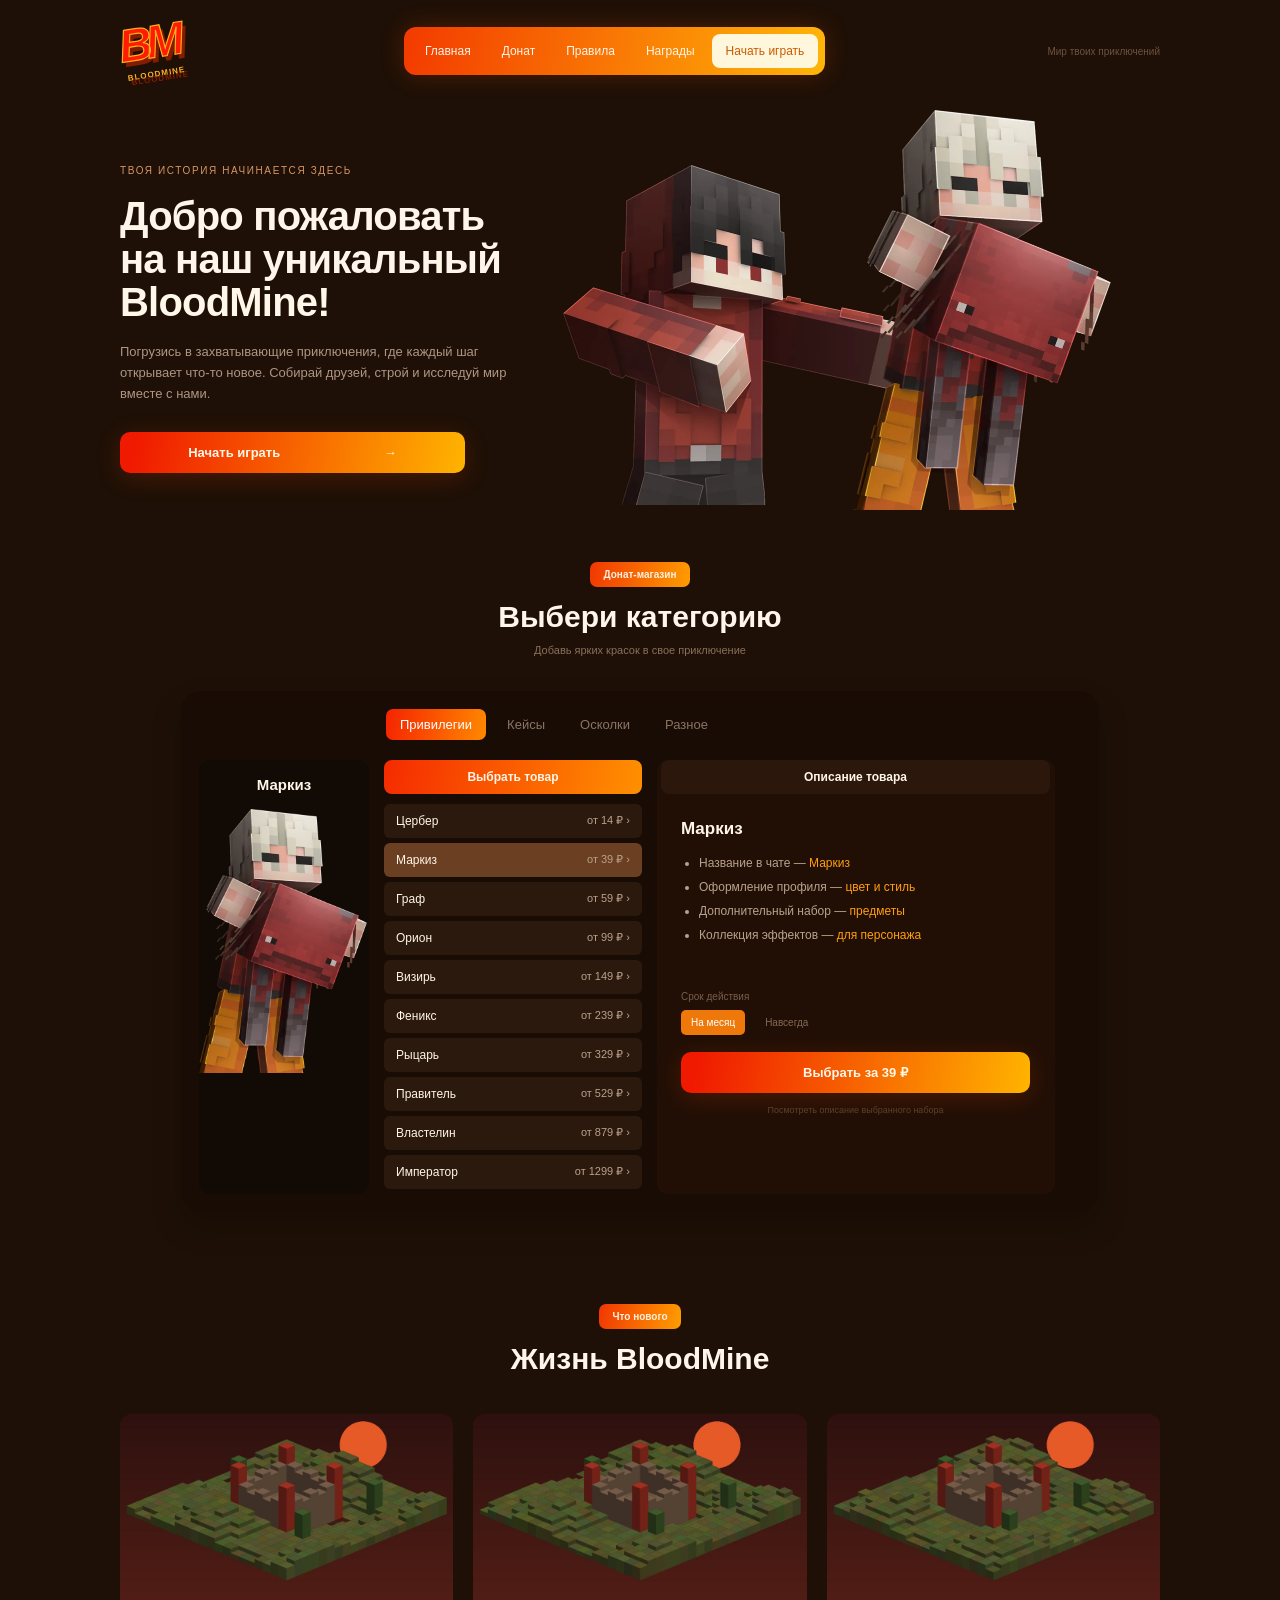
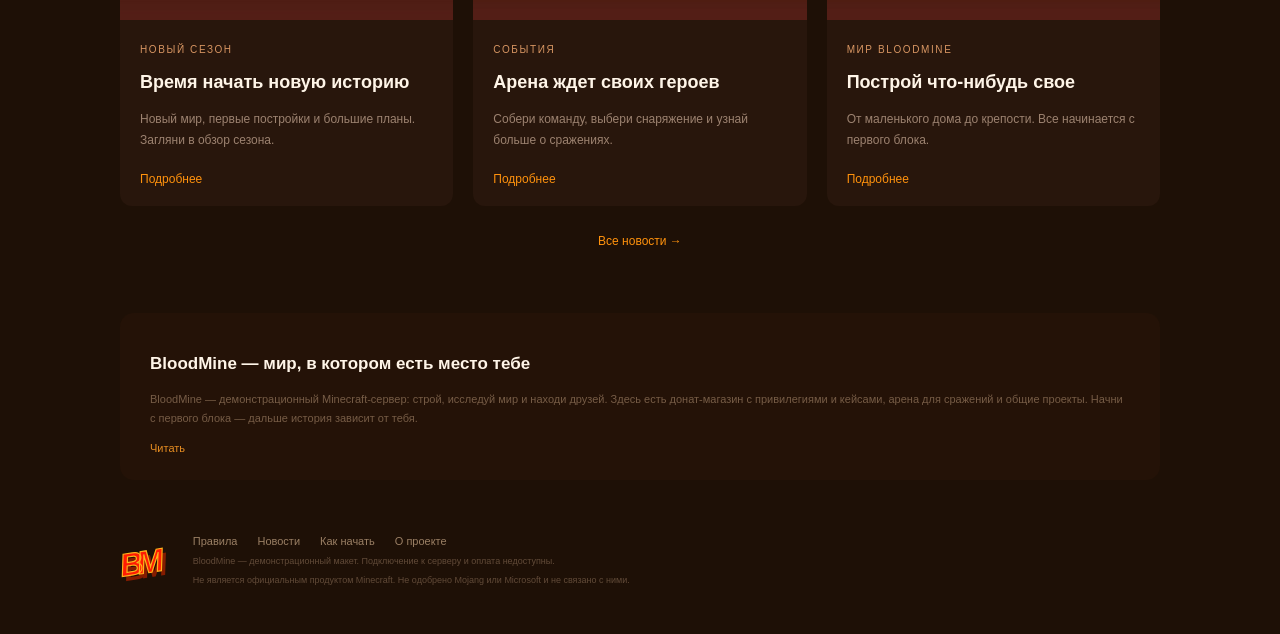
<file: index.html>
<!DOCTYPE html>
<html lang="ru">
<head>
  <meta charset="UTF-8">
  <meta name="viewport" content="width=device-width, initial-scale=1">
  <title>BloodMine — Minecraft сервер: донат-магазин, правила и новости</title>
  <meta name="description" content="BloodMine — демонстрационный сайт Minecraft-проекта: донат-магазин с привилегиями и кейсами, правила сообщества, новости и руководство для новых игроков.">
  <link rel="stylesheet" href="assets/css/styles.css">
</head>
<body>
    <div class="header wrap">
      <a class="logo" href="index.html">BM<span>BLOODMINE</span></a>
      <nav class="nav" aria-label="Основное меню">
        <a href="index.html">Главная</a><a href="index.html#shop">Донат</a><a href="rules.html">Правила</a><a href="rewards.html">Награды</a>
        <a class="nav-light" href="how-to-play.html">Начать играть</a>
      </nav>
      <div class="header-note">Мир твоих приключений</div>
    </div>
    <div class="hero wrap">
      <div class="hero-copy"><span class="eyebrow">Твоя история начинается здесь</span><h1>Добро пожаловать<br>на наш уникальный<br><span>BloodMine!</span></h1>
      <p>Погрузись в захватывающие приключения, где каждый шаг открывает что-то новое. Собирай друзей, строй и исследуй мир вместе с нами.</p>
      <a class="orange hero-button" href="how-to-play.html">Начать играть <span>→</span></a></div>
      <div class="hero-players"><img class="hero-back" src="assets/images/hero-secondary.webp" width="692" height="680" alt="" aria-hidden="true"><img class="hero-front" src="assets/images/player.webp" width="516" height="799" alt="Персонаж BloodMine в доспехах"></div>
    </div>
    <div class="shop-section wrap" id="shop">
      <div class="section-title"><span class="pill">Донат-магазин</span><h2>Выбери категорию</h2><p>Добавь ярких красок в свое приключение</p></div>
      <div class="store">
        <div class="tabs"><button type="button" class="tab active" data-category="ranks" aria-pressed="true" onclick="setCategory('ranks')">Привилегии</button><button type="button" class="tab" data-category="cases" aria-pressed="false" onclick="setCategory('cases')">Кейсы</button><button type="button" class="tab" data-category="shards" aria-pressed="false" onclick="setCategory('shards')">Осколки</button><button type="button" class="tab" data-category="other" aria-pressed="false" onclick="setCategory('other')">Разное</button></div>
        <div class="store-body"><div class="store-preview"><h3 id="preview-name">Маркиз</h3><img id="preview-image" src="assets/images/player.webp" width="516" height="799" alt="Превью выбранного товара"></div>
          <div class="product-column"><div class="column-heading">Выбрать товар</div><div id="product-list"></div></div>
          <div class="description-column"><div class="column-heading secondary">Описание товара</div><h3 id="product-name">Маркиз</h3><div id="product-description"></div><div class="term-label">Срок действия</div><div class="terms"><button type="button" class="term selected" aria-pressed="true" onclick="setTerm(this,'На месяц')">На месяц</button><button type="button" class="term" aria-pressed="false" onclick="setTerm(this,'Навсегда')">Навсегда</button></div><button id="choose-product" class="orange" onclick="selectProduct()">Выбрать за 39 ₽</button><p class="fineprint">Посмотреть описание выбранного набора</p></div>
        </div>
      </div>
    </div>
    <div class="wrap news-section"><div class="section-title"><span class="pill">Что нового</span><h2>Жизнь BloodMine</h2></div><div class="news-grid">
        <div class="news-card"><img src="assets/images/season.jpg" width="850" height="527" alt="Новый сезон BloodMine — обзор мира"><div class="news-copy"><span class="eyebrow">Новый сезон</span><h3>Время начать новую историю</h3><p>Новый мир, первые постройки и большие планы. Загляни в обзор сезона.</p><a href="article.html">Подробнее</a></div></div>
        <div class="news-card"><img src="assets/images/arena.jpg" width="850" height="527" alt="Арена для сражений на сервере BloodMine"><div class="news-copy"><span class="eyebrow">События</span><h3>Арена ждет своих героев</h3><p>Собери команду, выбери снаряжение и узнай больше о сражениях.</p><a href="article-arena.html">Подробнее</a></div></div>
        <div class="news-card"><img src="assets/images/world.jpg" width="850" height="527" alt="Мир BloodMine — постройки игроков"><div class="news-copy"><span class="eyebrow">Мир BloodMine</span><h3>Построй что-нибудь свое</h3><p>От маленького дома до крепости. Все начинается с первого блока.</p><a href="article-world.html">Подробнее</a></div></div>
      </div><a class="text-link" href="news.html">Все новости →</a></div>
    <div class="wrap about" id="about"><h3>BloodMine — мир, в котором есть место тебе</h3><p>BloodMine — демонстрационный Minecraft-сервер: строй, исследуй мир и находи друзей. Здесь есть донат-магазин с привилегиями и кейсами, арена для сражений и общие проекты. Начни с первого блока — дальше история зависит от тебя.</p><a href="rules.html">Читать</a></div>
    <div class="footer wrap">
      <a class="logo small-logo" href="index.html">BM</a>
      <div><div class="footer-links"><a href="rules.html">Правила</a><a href="news.html">Новости</a><a href="how-to-play.html">Как начать</a><a href="index.html#about">О проекте</a></div>
      <p>BloodMine — демонстрационный макет. Подключение к серверу и оплата недоступны.</p>
      <p>Не является официальным продуктом Minecraft. Не одобрено Mojang или Microsoft и не связано с ними.</p></div>
    </div>
    <div class="overlay" id="dialog" role="dialog" aria-modal="true" aria-labelledby="dialog-title"><div class="modal"><button type="button" class="modal-close" aria-label="Закрыть окно" onclick="closeDialog()">×</button><div class="pill">BloodMine</div><h2 id="dialog-title">Информация</h2><p id="dialog-text"></p><button class="orange" onclick="closeDialog()">Понятно</button></div></div>
    <div class="toast" id="toast"></div>
    <script src="assets/js/app.js" defer></script>
</body>
</html>
</file>
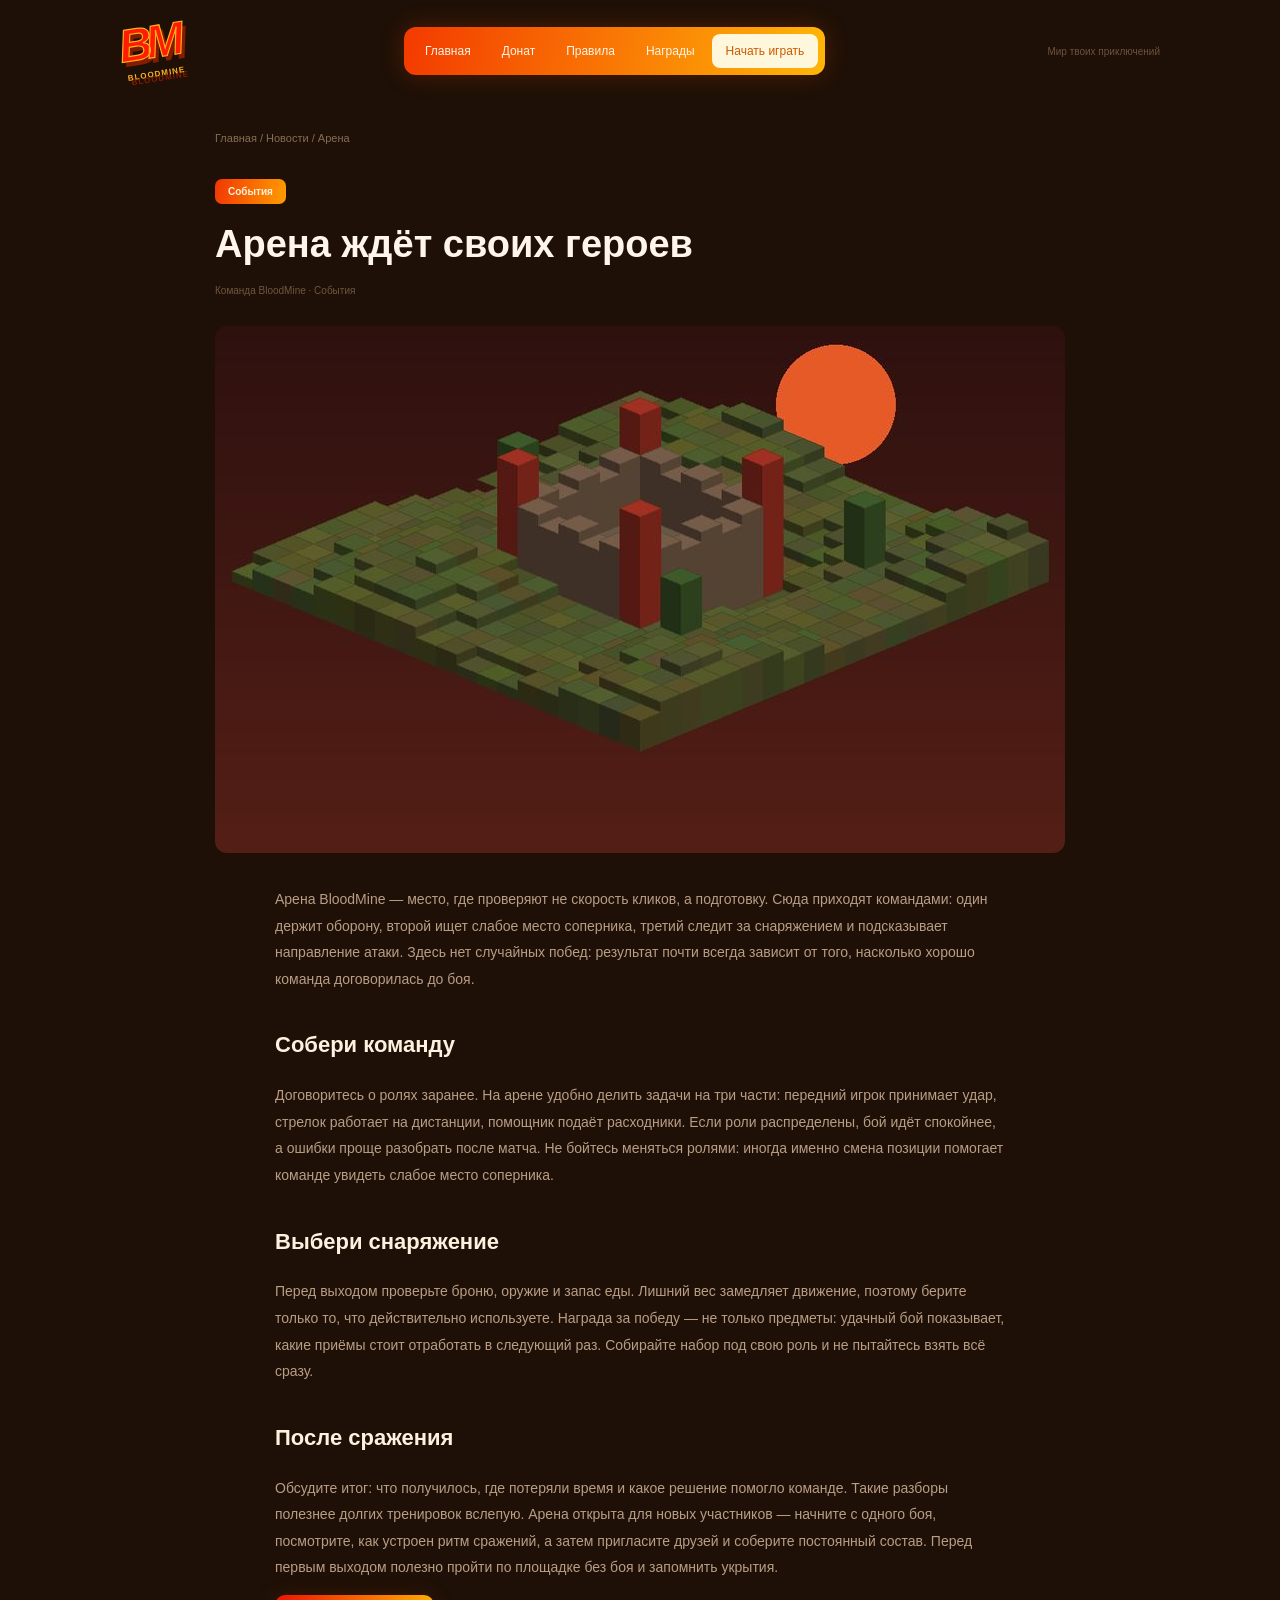
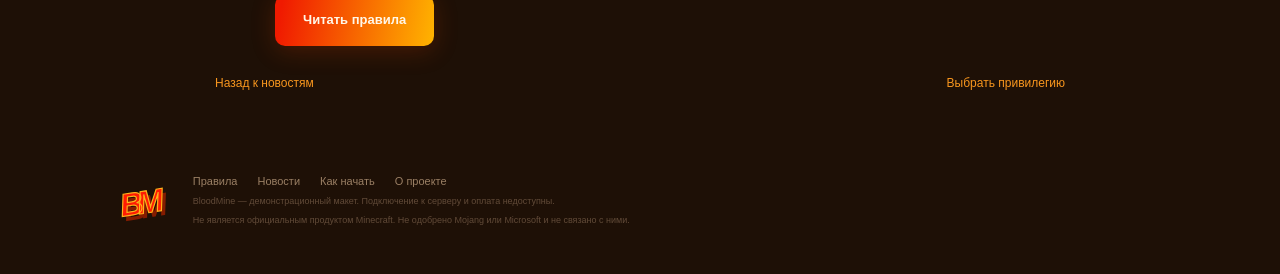
<file: article-arena.html>
<!DOCTYPE html>
<html lang="ru">
<head>
  <meta charset="UTF-8">
  <meta name="viewport" content="width=device-width, initial-scale=1">
  <title>Арена ждёт своих героев — BloodMine</title>
  <meta name="description" content="Арена BloodMine ждёт героев: как собрать команду, выбрать снаряжение и подготовиться к первым сражениям.">
  <link rel="stylesheet" href="assets/css/styles.css">
</head>
<body>
    <div class="header wrap">
      <a class="logo" href="index.html">BM<span>BLOODMINE</span></a>
      <nav class="nav" aria-label="Основное меню">
        <a href="index.html">Главная</a><a href="index.html#shop">Донат</a><a href="rules.html">Правила</a><a href="rewards.html">Награды</a>
        <a class="nav-light" href="how-to-play.html">Начать играть</a>
      </nav>
      <div class="header-note">Мир твоих приключений</div>
    </div>
    <div class="wrap article-page"><div class="breadcrumbs"><a href="index.html">Главная</a> / <a href="news.html">Новости</a> / Арена</div><span class="pill">События</span><h1>Арена ждёт своих героев</h1><p class="article-meta">Команда BloodMine · События</p><img class="article-cover" src="assets/images/arena.jpg" width="850" height="527" alt="Арена для сражений на сервере BloodMine"><div class="article-body"><p>Арена BloodMine — место, где проверяют не скорость кликов, а подготовку. Сюда приходят командами: один держит оборону, второй ищет слабое место соперника, третий следит за снаряжением и подсказывает направление атаки. Здесь нет случайных побед: результат почти всегда зависит от того, насколько хорошо команда договорилась до боя.</p><h3>Собери команду</h3><p>Договоритесь о ролях заранее. На арене удобно делить задачи на три части: передний игрок принимает удар, стрелок работает на дистанции, помощник подаёт расходники. Если роли распределены, бой идёт спокойнее, а ошибки проще разобрать после матча. Не бойтесь меняться ролями: иногда именно смена позиции помогает команде увидеть слабое место соперника.</p><h3>Выбери снаряжение</h3><p>Перед выходом проверьте броню, оружие и запас еды. Лишний вес замедляет движение, поэтому берите только то, что действительно используете. Награда за победу — не только предметы: удачный бой показывает, какие приёмы стоит отработать в следующий раз. Собирайте набор под свою роль и не пытайтесь взять всё сразу.</p><h3>После сражения</h3><p>Обсудите итог: что получилось, где потеряли время и какое решение помогло команде. Такие разборы полезнее долгих тренировок вслепую. Арена открыта для новых участников — начните с одного боя, посмотрите, как устроен ритм сражений, а затем пригласите друзей и соберите постоянный состав. Перед первым выходом полезно пройти по площадке без боя и запомнить укрытия.</p><a class="orange" href="rules.html">Читать правила</a></div><div class="article-bottom"><a href="news.html">Назад к новостям</a><a href="index.html#shop">Выбрать привилегию</a></div></div>    <div class="footer wrap">
      <a class="logo small-logo" href="index.html">BM</a>
      <div><div class="footer-links"><a href="rules.html">Правила</a><a href="news.html">Новости</a><a href="how-to-play.html">Как начать</a><a href="index.html#about">О проекте</a></div>
      <p>BloodMine — демонстрационный макет. Подключение к серверу и оплата недоступны.</p>
      <p>Не является официальным продуктом Minecraft. Не одобрено Mojang или Microsoft и не связано с ними.</p></div>
    </div>
    <div class="overlay" id="dialog" role="dialog" aria-modal="true" aria-labelledby="dialog-title"><div class="modal"><button type="button" class="modal-close" aria-label="Закрыть окно" onclick="closeDialog()">×</button><div class="pill">BloodMine</div><h2 id="dialog-title">Информация</h2><p id="dialog-text"></p><button class="orange" onclick="closeDialog()">Понятно</button></div></div>
    <div class="toast" id="toast"></div>
    <script src="assets/js/app.js" defer></script>
</body>
</html>
</file>
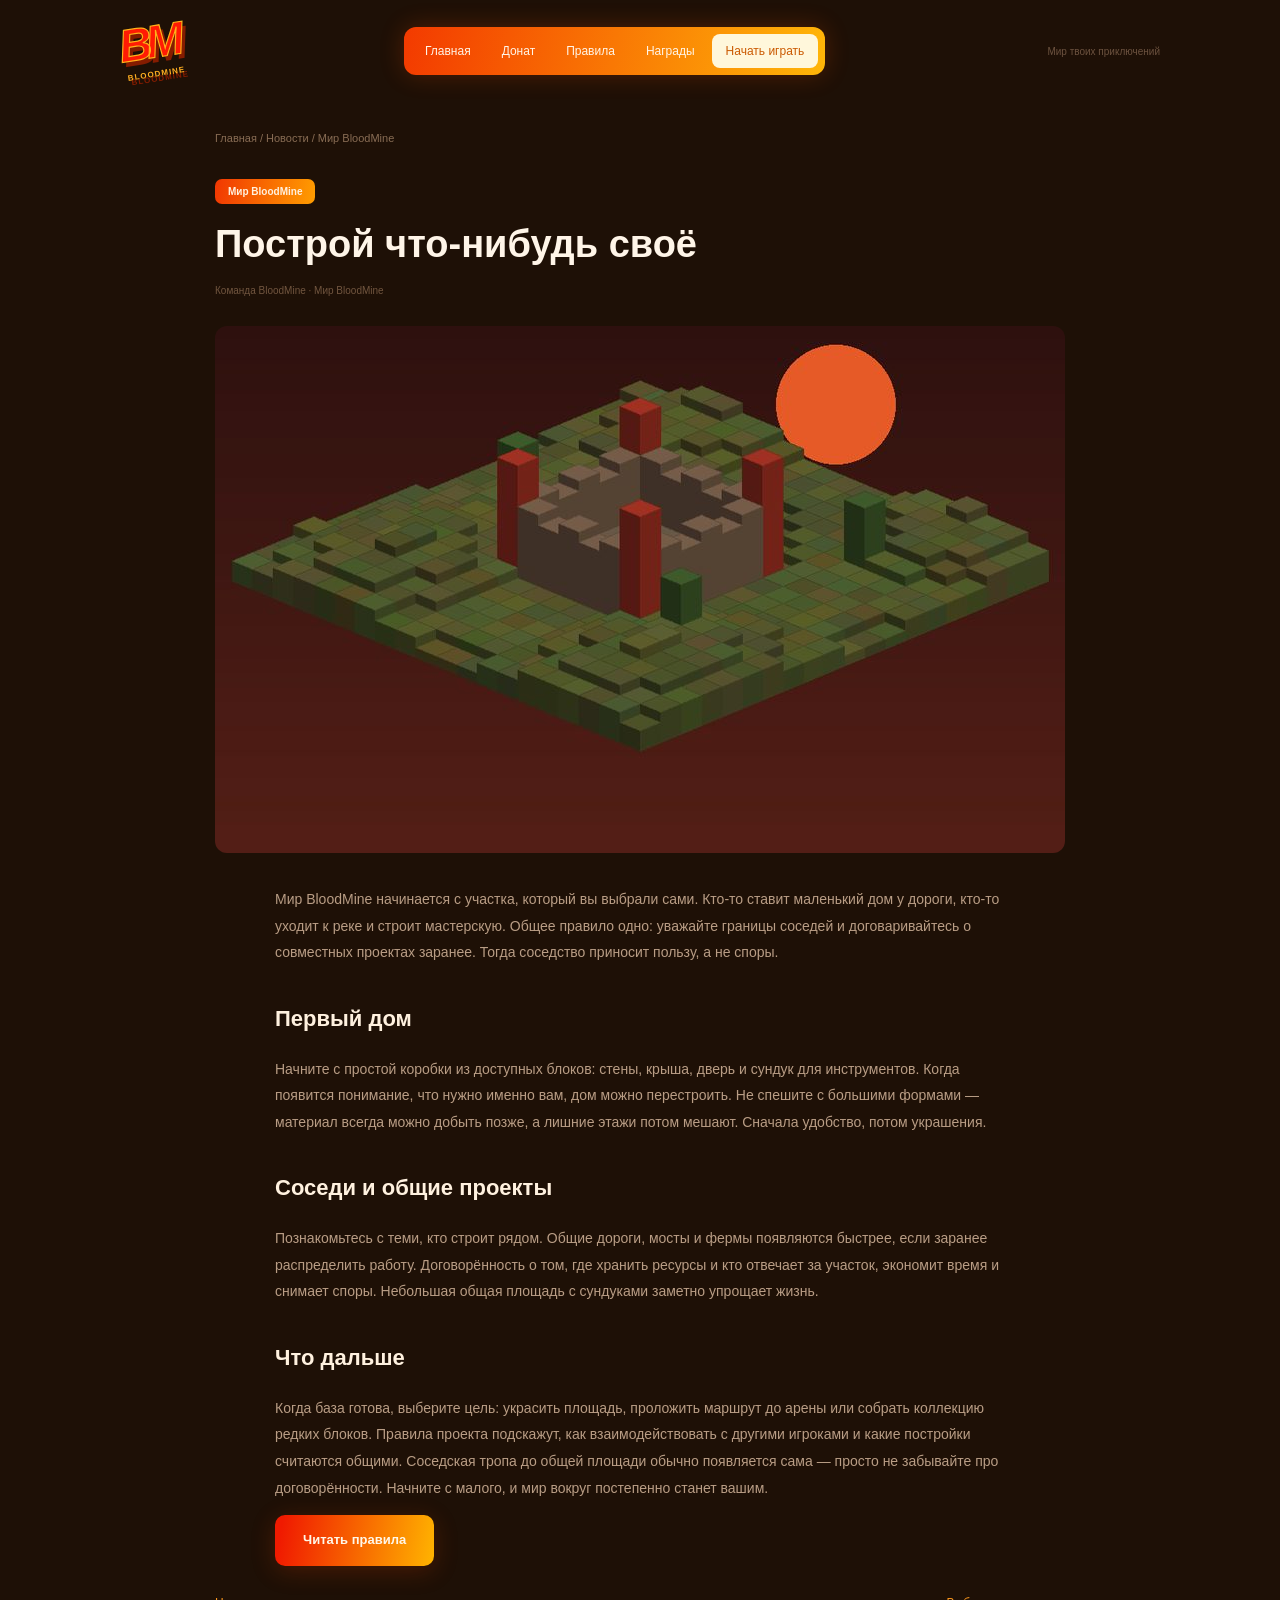
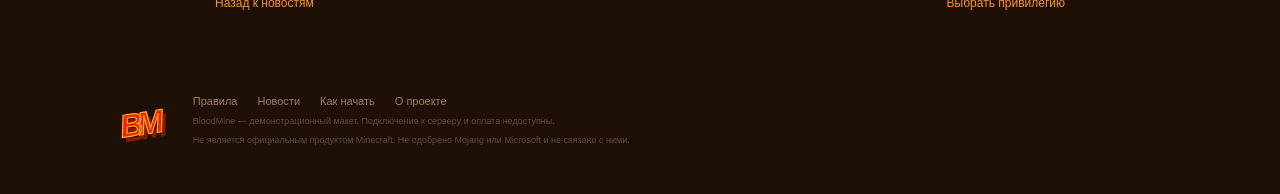
<file: article-world.html>
<!DOCTYPE html>
<html lang="ru">
<head>
  <meta charset="UTF-8">
  <meta name="viewport" content="width=device-width, initial-scale=1">
  <title>Построй что-нибудь своё — BloodMine</title>
  <meta name="description" content="Мир BloodMine: как построить свой дом, найти друзей и сделать первые шаги в общем мире сервера.">
  <link rel="stylesheet" href="assets/css/styles.css">
</head>
<body>
    <div class="header wrap">
      <a class="logo" href="index.html">BM<span>BLOODMINE</span></a>
      <nav class="nav" aria-label="Основное меню">
        <a href="index.html">Главная</a><a href="index.html#shop">Донат</a><a href="rules.html">Правила</a><a href="rewards.html">Награды</a>
        <a class="nav-light" href="how-to-play.html">Начать играть</a>
      </nav>
      <div class="header-note">Мир твоих приключений</div>
    </div>
    <div class="wrap article-page"><div class="breadcrumbs"><a href="index.html">Главная</a> / <a href="news.html">Новости</a> / Мир BloodMine</div><span class="pill">Мир BloodMine</span><h1>Построй что-нибудь своё</h1><p class="article-meta">Команда BloodMine · Мир BloodMine</p><img class="article-cover" src="assets/images/world.jpg" width="850" height="527" alt="Мир BloodMine — постройки игроков"><div class="article-body"><p>Мир BloodMine начинается с участка, который вы выбрали сами. Кто-то ставит маленький дом у дороги, кто-то уходит к реке и строит мастерскую. Общее правило одно: уважайте границы соседей и договаривайтесь о совместных проектах заранее. Тогда соседство приносит пользу, а не споры.</p><h3>Первый дом</h3><p>Начните с простой коробки из доступных блоков: стены, крыша, дверь и сундук для инструментов. Когда появится понимание, что нужно именно вам, дом можно перестроить. Не спешите с большими формами — материал всегда можно добыть позже, а лишние этажи потом мешают. Сначала удобство, потом украшения.</p><h3>Соседи и общие проекты</h3><p>Познакомьтесь с теми, кто строит рядом. Общие дороги, мосты и фермы появляются быстрее, если заранее распределить работу. Договорённость о том, где хранить ресурсы и кто отвечает за участок, экономит время и снимает споры. Небольшая общая площадь с сундуками заметно упрощает жизнь.</p><h3>Что дальше</h3><p>Когда база готова, выберите цель: украсить площадь, проложить маршрут до арены или собрать коллекцию редких блоков. Правила проекта подскажут, как взаимодействовать с другими игроками и какие постройки считаются общими. Соседская тропа до общей площади обычно появляется сама — просто не забывайте про договорённости. Начните с малого, и мир вокруг постепенно станет вашим.</p><a class="orange" href="rules.html">Читать правила</a></div><div class="article-bottom"><a href="news.html">Назад к новостям</a><a href="index.html#shop">Выбрать привилегию</a></div></div>    <div class="footer wrap">
      <a class="logo small-logo" href="index.html">BM</a>
      <div><div class="footer-links"><a href="rules.html">Правила</a><a href="news.html">Новости</a><a href="how-to-play.html">Как начать</a><a href="index.html#about">О проекте</a></div>
      <p>BloodMine — демонстрационный макет. Подключение к серверу и оплата недоступны.</p>
      <p>Не является официальным продуктом Minecraft. Не одобрено Mojang или Microsoft и не связано с ними.</p></div>
    </div>
    <div class="overlay" id="dialog" role="dialog" aria-modal="true" aria-labelledby="dialog-title"><div class="modal"><button type="button" class="modal-close" aria-label="Закрыть окно" onclick="closeDialog()">×</button><div class="pill">BloodMine</div><h2 id="dialog-title">Информация</h2><p id="dialog-text"></p><button class="orange" onclick="closeDialog()">Понятно</button></div></div>
    <div class="toast" id="toast"></div>
    <script src="assets/js/app.js" defer></script>
</body>
</html>
</file>
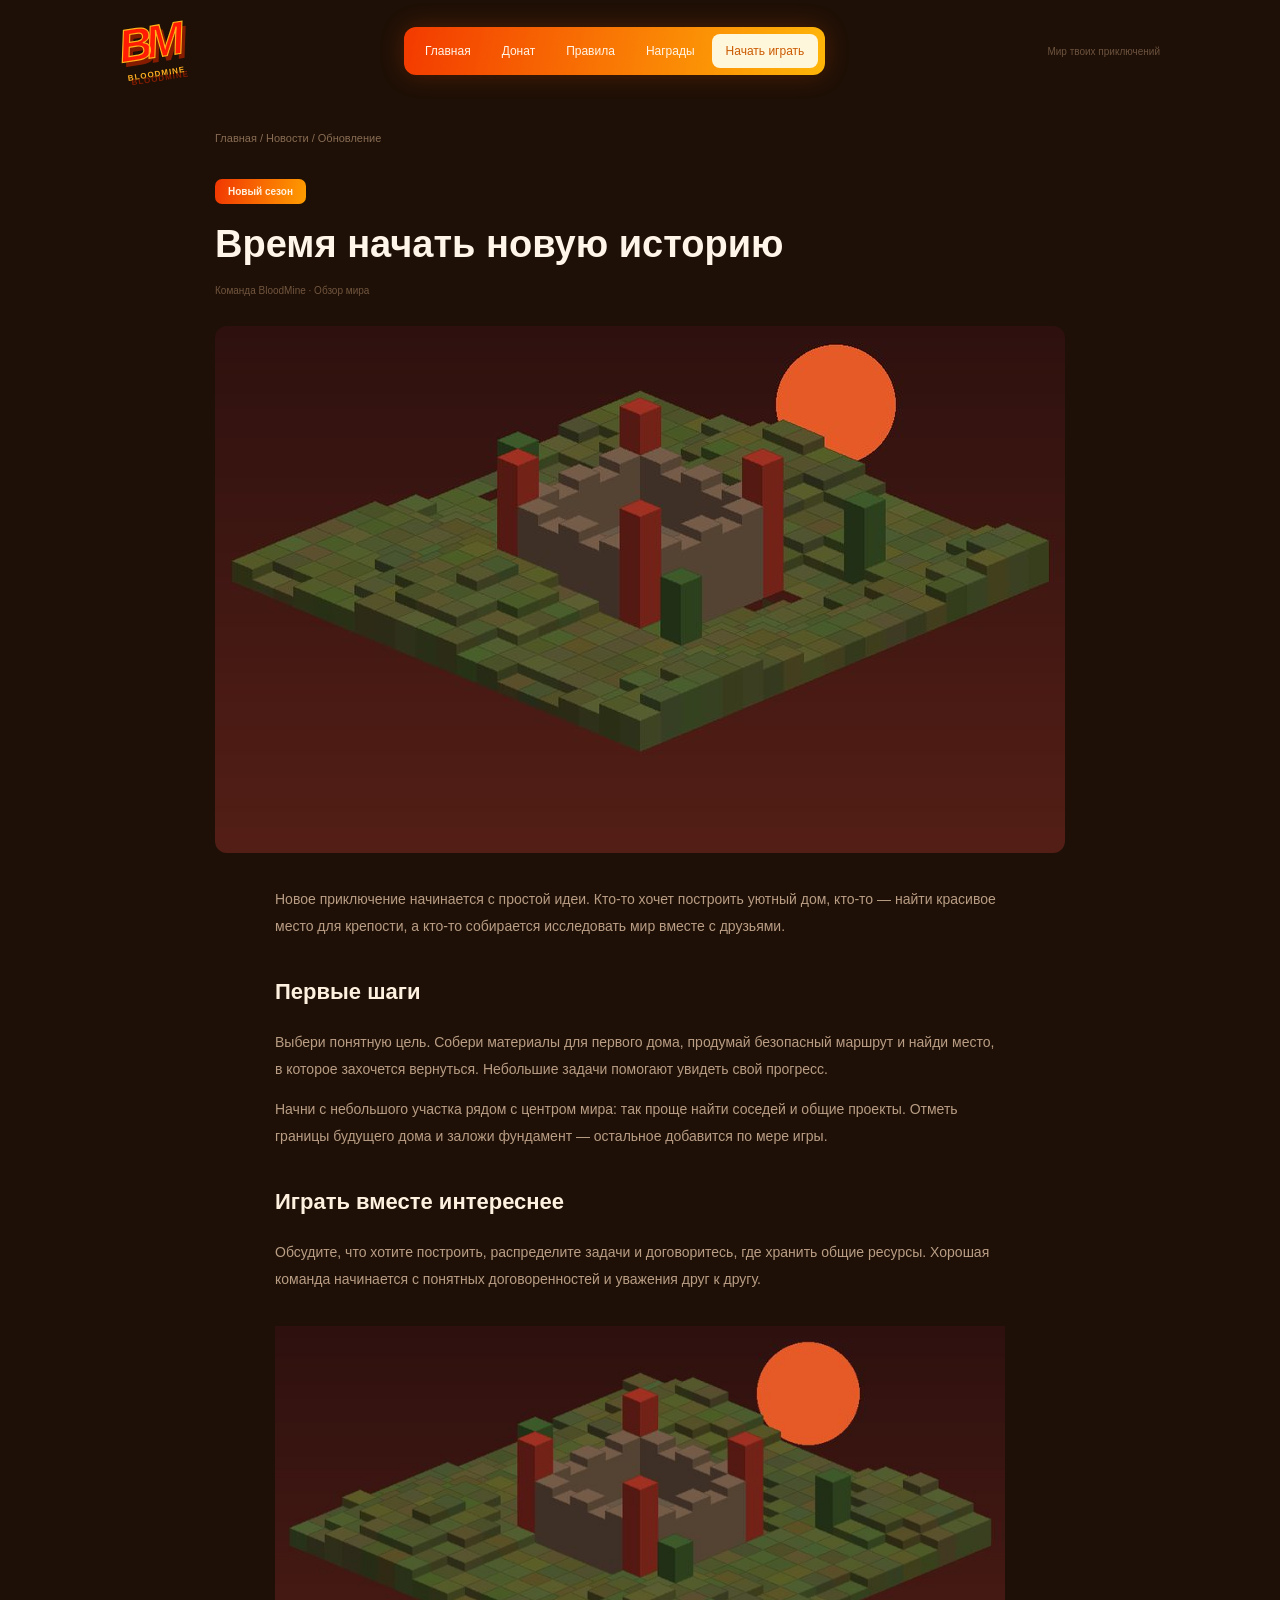
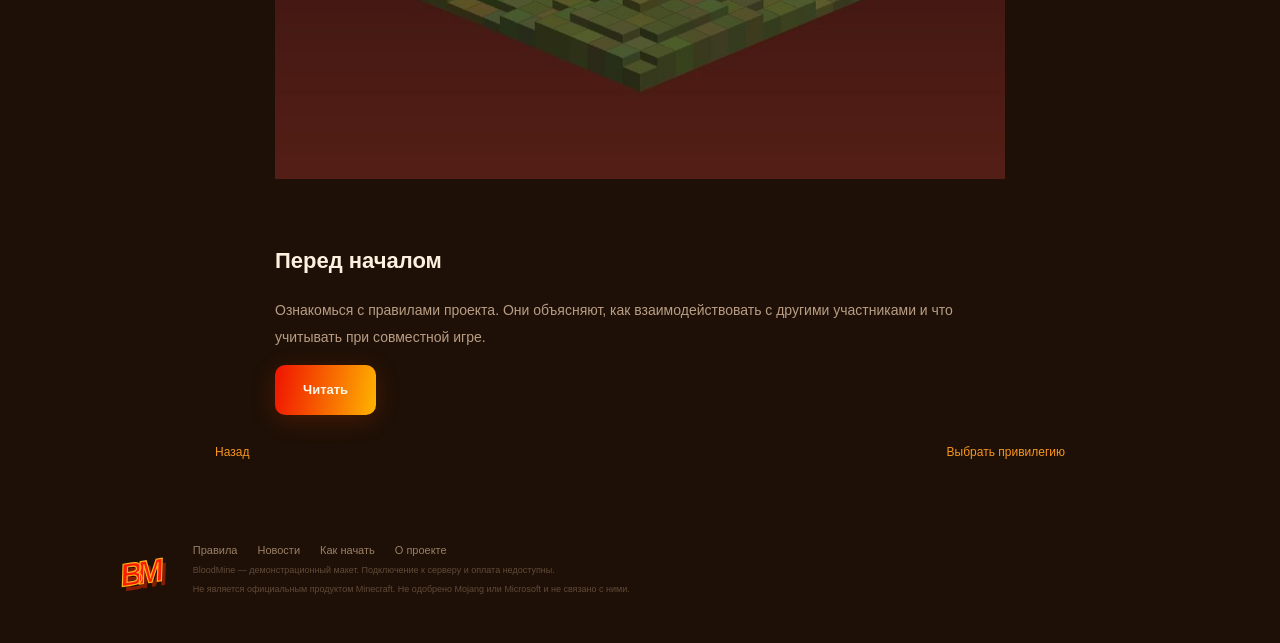
<file: article.html>
<!DOCTYPE html>
<html lang="ru">
<head>
  <meta charset="UTF-8">
  <meta name="viewport" content="width=device-width, initial-scale=1">
  <title>Новый сезон: время начать новую историю — BloodMine</title>
  <meta name="description" content="Обзор нового сезона BloodMine: новый мир, первые постройки и планы сообщества. Что изменилось и с чего начать.">
  <link rel="stylesheet" href="assets/css/styles.css">
</head>
<body>
    <div class="header wrap">
      <a class="logo" href="index.html">BM<span>BLOODMINE</span></a>
      <nav class="nav" aria-label="Основное меню">
        <a href="index.html">Главная</a><a href="index.html#shop">Донат</a><a href="rules.html">Правила</a><a href="rewards.html">Награды</a>
        <a class="nav-light" href="how-to-play.html">Начать играть</a>
      </nav>
      <div class="header-note">Мир твоих приключений</div>
    </div>
    <div class="wrap article-page"><div class="breadcrumbs"><a href="index.html">Главная</a> / <a href="news.html">Новости</a> / Обновление</div><span class="pill">Новый сезон</span><h1>Время начать новую историю</h1><p class="article-meta">Команда BloodMine · Обзор мира</p><img class="article-cover" src="assets/images/season.jpg" width="850" height="527" alt="Обложка обзора нового сезона"><div class="article-body"><p>Новое приключение начинается с простой идеи. Кто-то хочет построить уютный дом, кто-то — найти красивое место для крепости, а кто-то собирается исследовать мир вместе с друзьями.</p><h3>Первые шаги</h3><p>Выбери понятную цель. Собери материалы для первого дома, продумай безопасный маршрут и найди место, в которое захочется вернуться. Небольшие задачи помогают увидеть свой прогресс.</p><p>Начни с небольшого участка рядом с центром мира: так проще найти соседей и общие проекты. Отметь границы будущего дома и заложи фундамент — остальное добавится по мере игры.</p><h3>Играть вместе интереснее</h3><p>Обсудите, что хотите построить, распределите задачи и договоритесь, где хранить общие ресурсы. Хорошая команда начинается с понятных договоренностей и уважения друг к другу.</p><img src="assets/images/world.jpg" width="850" height="527" alt="Постройки в мире BloodMine"><h3>Перед началом</h3><p>Ознакомься с правилами проекта. Они объясняют, как взаимодействовать с другими участниками и что учитывать при совместной игре.</p><a class="orange" href="rules.html">Читать</a></div><div class="article-bottom"><a href="news.html">Назад</a><a href="index.html#shop">Выбрать привилегию</a></div></div>
    <div class="footer wrap">
      <a class="logo small-logo" href="index.html">BM</a>
      <div><div class="footer-links"><a href="rules.html">Правила</a><a href="news.html">Новости</a><a href="how-to-play.html">Как начать</a><a href="index.html#about">О проекте</a></div>
      <p>BloodMine — демонстрационный макет. Подключение к серверу и оплата недоступны.</p>
      <p>Не является официальным продуктом Minecraft. Не одобрено Mojang или Microsoft и не связано с ними.</p></div>
    </div>
    <div class="overlay" id="dialog" role="dialog" aria-modal="true" aria-labelledby="dialog-title"><div class="modal"><button type="button" class="modal-close" aria-label="Закрыть окно" onclick="closeDialog()">×</button><div class="pill">BloodMine</div><h2 id="dialog-title">Информация</h2><p id="dialog-text"></p><button class="orange" onclick="closeDialog()">Понятно</button></div></div>
    <div class="toast" id="toast"></div>
    <script src="assets/js/app.js" defer></script>
</body>
</html>
</file>
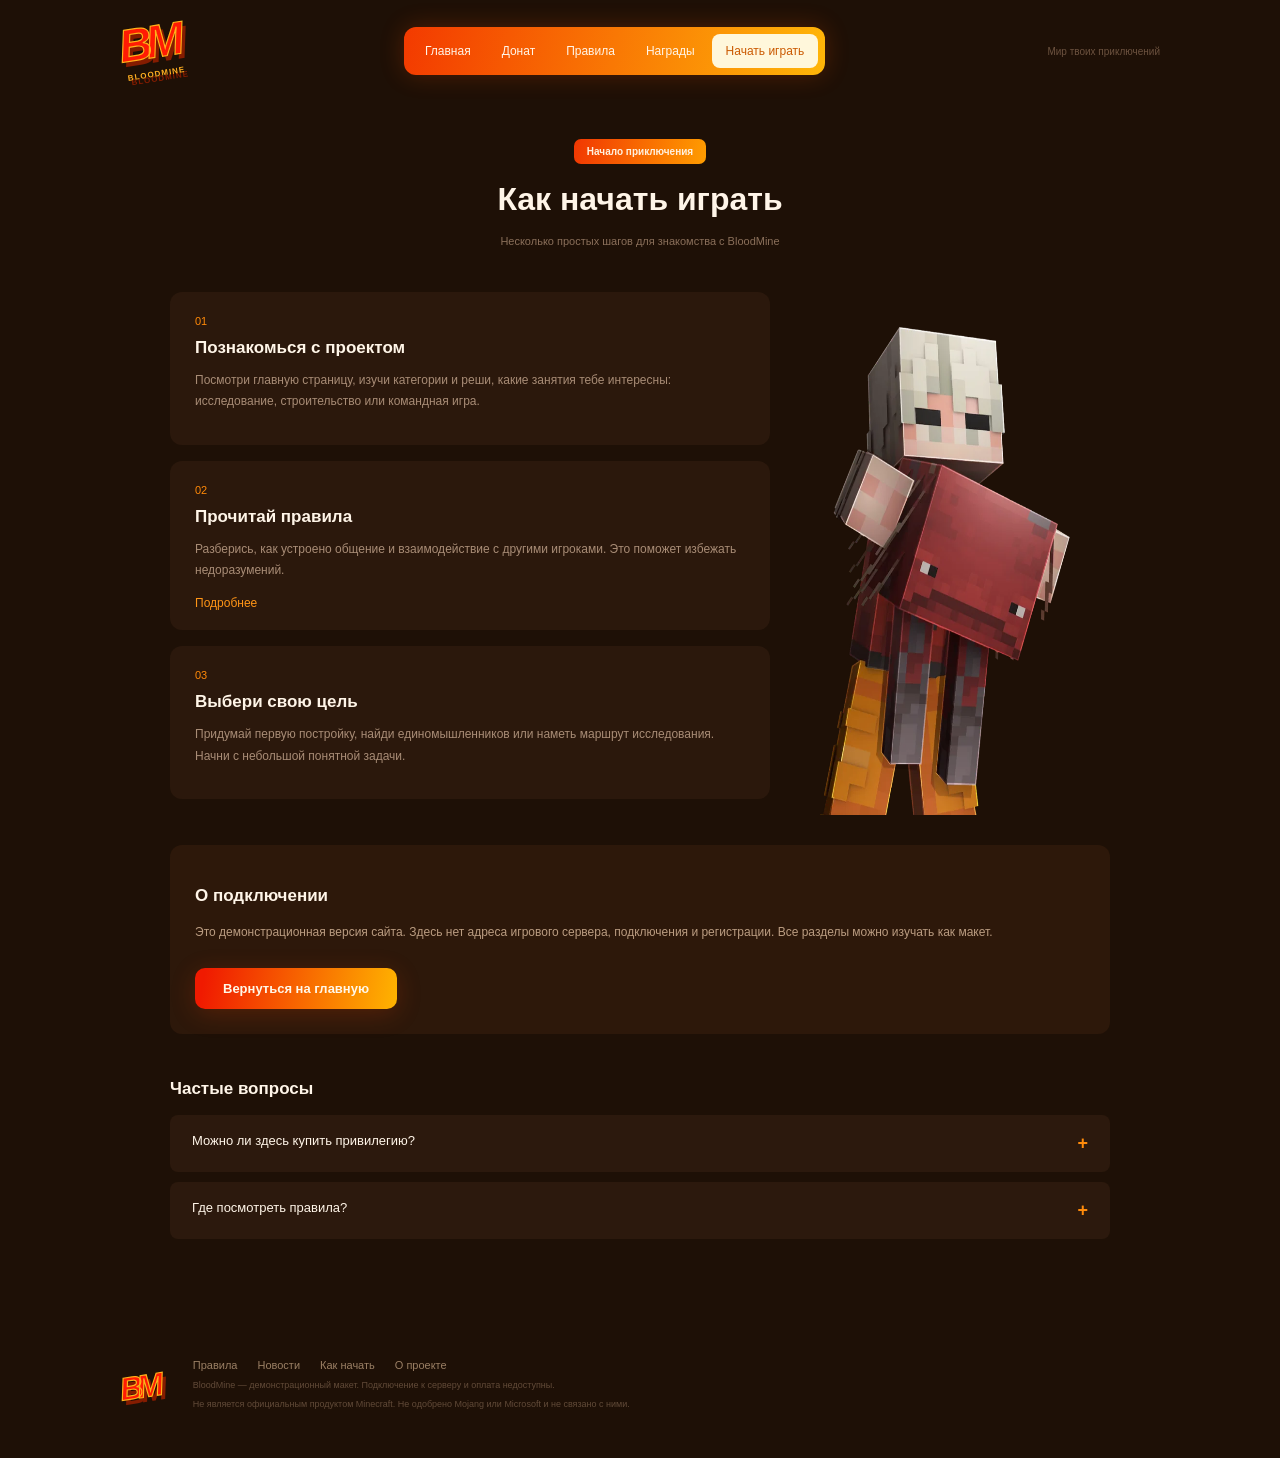
<file: how-to-play.html>
<!DOCTYPE html>
<html lang="ru">
<head>
  <meta charset="UTF-8">
  <meta name="viewport" content="width=device-width, initial-scale=1">
  <title>Как начать играть — BloodMine</title>
  <meta name="description" content="Как начать играть на BloodMine: знакомство с проектом, правила, первая цель и ответы на частые вопросы новичков.">
  <link rel="stylesheet" href="assets/css/styles.css">
</head>
<body>
    <div class="header wrap">
      <a class="logo" href="index.html">BM<span>BLOODMINE</span></a>
      <nav class="nav" aria-label="Основное меню">
        <a href="index.html">Главная</a><a href="index.html#shop">Донат</a><a href="rules.html">Правила</a><a href="rewards.html">Награды</a>
        <a class="nav-light" href="how-to-play.html">Начать играть</a>
      </nav>
      <div class="header-note">Мир твоих приключений</div>
    </div>
    <div class="wrap inner-page"><div class="section-title"><span class="pill">Начало приключения</span><h1>Как начать играть</h1><p>Несколько простых шагов для знакомства с BloodMine</p></div>
    <div class="guide-layout"><div class="guide-steps"><div class="guide-step"><span>01</span><h3>Познакомься с проектом</h3><p>Посмотри главную страницу, изучи категории и реши, какие занятия тебе интересны: исследование, строительство или командная игра.</p></div><div class="guide-step"><span>02</span><h3>Прочитай правила</h3><p>Разберись, как устроено общение и взаимодействие с другими игроками. Это поможет избежать недоразумений.</p><a href="rules.html">Подробнее</a></div><div class="guide-step"><span>03</span><h3>Выбери свою цель</h3><p>Придумай первую постройку, найди единомышленников или наметь маршрут исследования. Начни с небольшой понятной задачи.</p></div></div><img class="guide-player" src="assets/images/player.webp" width="516" height="799" alt="Персонаж BloodMine — начало игры"></div>
    <div class="guide-note"><h3>О подключении</h3><p>Это демонстрационная версия сайта. Здесь нет адреса игрового сервера, подключения и регистрации. Все разделы можно изучать как макет.</p><a class="orange" href="index.html">Вернуться на главную</a></div>
    <div class="faq"><h3>Частые вопросы</h3><div class="rule"><button type="button" class="rule-heading" aria-expanded="false" onclick="toggleRule(this)">Можно ли здесь купить привилегию?<b>+</b></button><div class="rule-content">Нет. Каталог показывает пример выбора товара. Платежи и выдача игровых предметов не подключены.</div></div><div class="rule"><button type="button" class="rule-heading" aria-expanded="false" onclick="toggleRule(this)">Где посмотреть правила?<b>+</b></button><div class="rule-content">Открой раздел «Правила» в верхнем меню. Каждый пункт можно раскрыть отдельно.</div></div></div></div>
    <div class="footer wrap">
      <a class="logo small-logo" href="index.html">BM</a>
      <div><div class="footer-links"><a href="rules.html">Правила</a><a href="news.html">Новости</a><a href="how-to-play.html">Как начать</a><a href="index.html#about">О проекте</a></div>
      <p>BloodMine — демонстрационный макет. Подключение к серверу и оплата недоступны.</p>
      <p>Не является официальным продуктом Minecraft. Не одобрено Mojang или Microsoft и не связано с ними.</p></div>
    </div>
    <div class="overlay" id="dialog" role="dialog" aria-modal="true" aria-labelledby="dialog-title"><div class="modal"><button type="button" class="modal-close" aria-label="Закрыть окно" onclick="closeDialog()">×</button><div class="pill">BloodMine</div><h2 id="dialog-title">Информация</h2><p id="dialog-text"></p><button class="orange" onclick="closeDialog()">Понятно</button></div></div>
    <div class="toast" id="toast"></div>
    <script src="assets/js/app.js" defer></script>
</body>
</html>
</file>
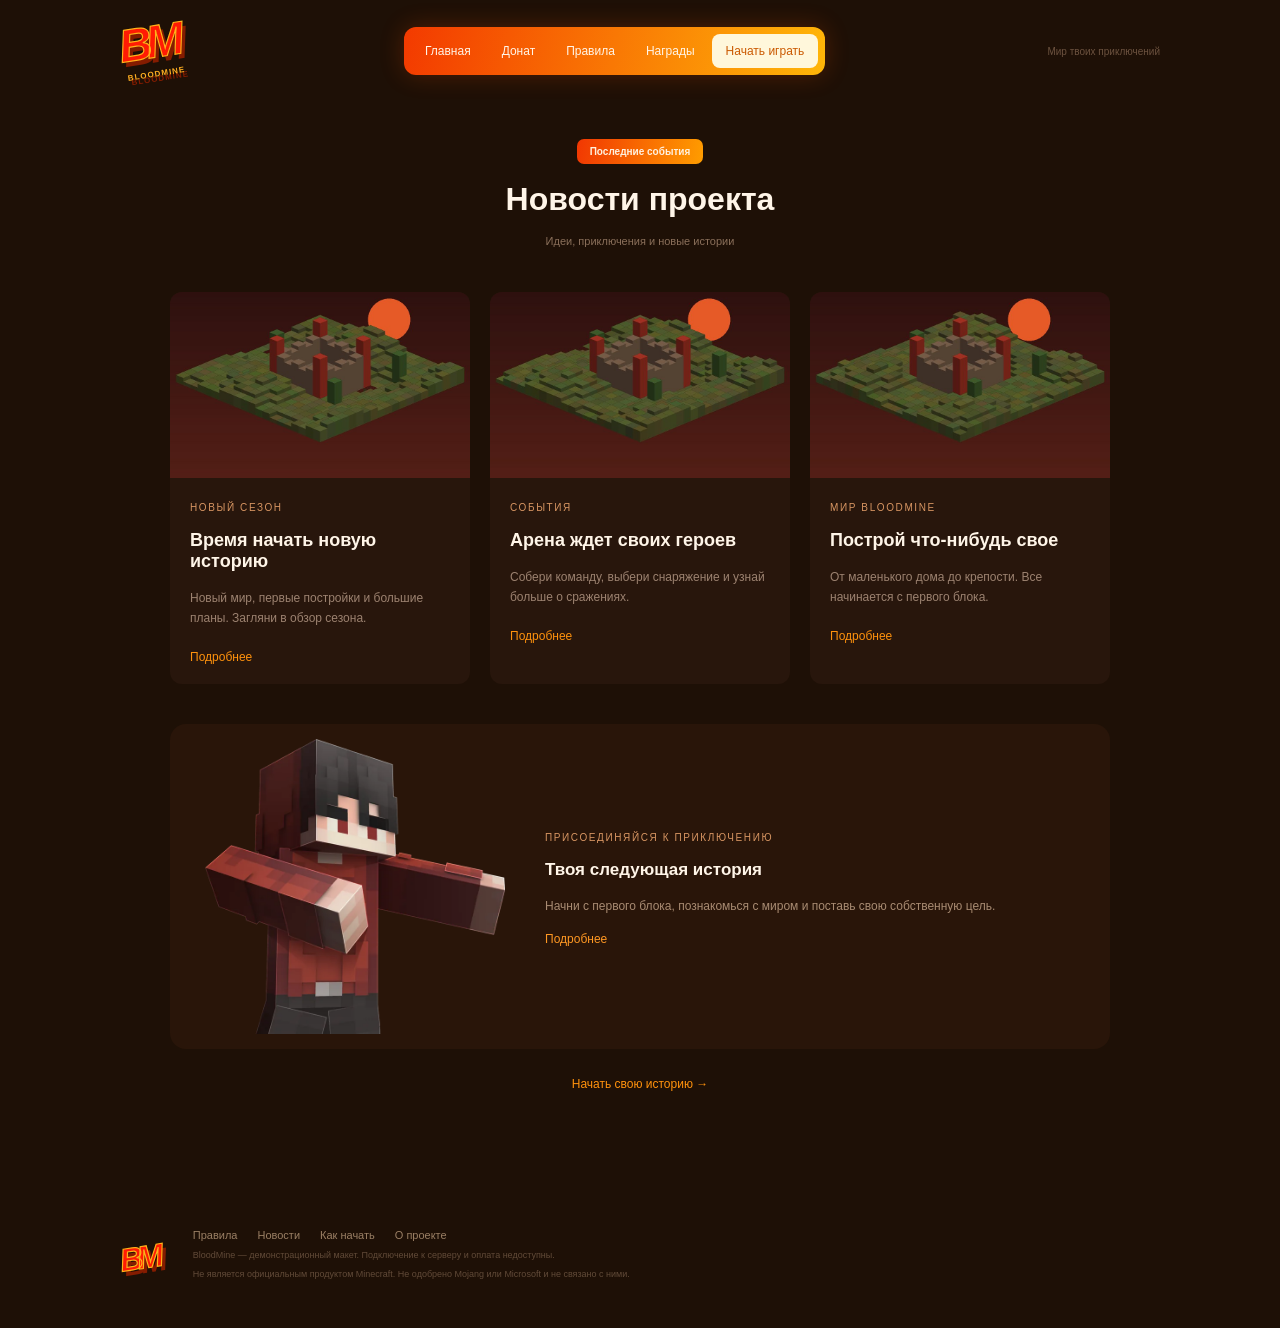
<file: news.html>
<!DOCTYPE html>
<html lang="ru">
<head>
  <meta charset="UTF-8">
  <meta name="viewport" content="width=device-width, initial-scale=1">
  <title>Новости проекта — BloodMine</title>
  <meta name="description" content="Новости проекта BloodMine: обзоры сезонов, события арены и истории игроков. Свежие материалы сообщества.">
  <link rel="stylesheet" href="assets/css/styles.css">
</head>
<body>
    <div class="header wrap">
      <a class="logo" href="index.html">BM<span>BLOODMINE</span></a>
      <nav class="nav" aria-label="Основное меню">
        <a href="index.html">Главная</a><a href="index.html#shop">Донат</a><a href="rules.html">Правила</a><a href="rewards.html">Награды</a>
        <a class="nav-light" href="how-to-play.html">Начать играть</a>
      </nav>
      <div class="header-note">Мир твоих приключений</div>
    </div>
    <div class="wrap inner-page"><div class="section-title"><span class="pill">Последние события</span><h1>Новости проекта</h1><p>Идеи, приключения и новые истории</p></div><div class="news-grid">
        <div class="news-card"><img src="assets/images/season.jpg" width="850" height="527" alt="Новый сезон BloodMine — обзор мира"><div class="news-copy"><span class="eyebrow">Новый сезон</span><h3>Время начать новую историю</h3><p>Новый мир, первые постройки и большие планы. Загляни в обзор сезона.</p><a href="article.html">Подробнее</a></div></div>
        <div class="news-card"><img src="assets/images/arena.jpg" width="850" height="527" alt="Арена для сражений на сервере BloodMine"><div class="news-copy"><span class="eyebrow">События</span><h3>Арена ждет своих героев</h3><p>Собери команду, выбери снаряжение и узнай больше о сражениях.</p><a href="article-arena.html">Подробнее</a></div></div>
        <div class="news-card"><img src="assets/images/world.jpg" width="850" height="527" alt="Мир BloodMine — постройки игроков"><div class="news-copy"><span class="eyebrow">Мир BloodMine</span><h3>Построй что-нибудь свое</h3><p>От маленького дома до крепости. Все начинается с первого блока.</p><a href="article-world.html">Подробнее</a></div></div>
      </div><div class="news-wide"><img src="assets/images/hero-secondary.webp" width="692" height="680" alt="Иллюстрация приключения на сервере BloodMine"><div><span class="eyebrow">Присоединяйся к приключению</span><h3>Твоя следующая история</h3><p>Начни с первого блока, познакомься с миром и поставь свою собственную цель.</p><a href="how-to-play.html">Подробнее</a></div></div><a class="text-link" href="how-to-play.html">Начать свою историю →</a></div>
    <div class="footer wrap">
      <a class="logo small-logo" href="index.html">BM</a>
      <div><div class="footer-links"><a href="rules.html">Правила</a><a href="news.html">Новости</a><a href="how-to-play.html">Как начать</a><a href="index.html#about">О проекте</a></div>
      <p>BloodMine — демонстрационный макет. Подключение к серверу и оплата недоступны.</p>
      <p>Не является официальным продуктом Minecraft. Не одобрено Mojang или Microsoft и не связано с ними.</p></div>
    </div>
    <div class="overlay" id="dialog" role="dialog" aria-modal="true" aria-labelledby="dialog-title"><div class="modal"><button type="button" class="modal-close" aria-label="Закрыть окно" onclick="closeDialog()">×</button><div class="pill">BloodMine</div><h2 id="dialog-title">Информация</h2><p id="dialog-text"></p><button class="orange" onclick="closeDialog()">Понятно</button></div></div>
    <div class="toast" id="toast"></div>
    <script src="assets/js/app.js" defer></script>
</body>
</html>
</file>
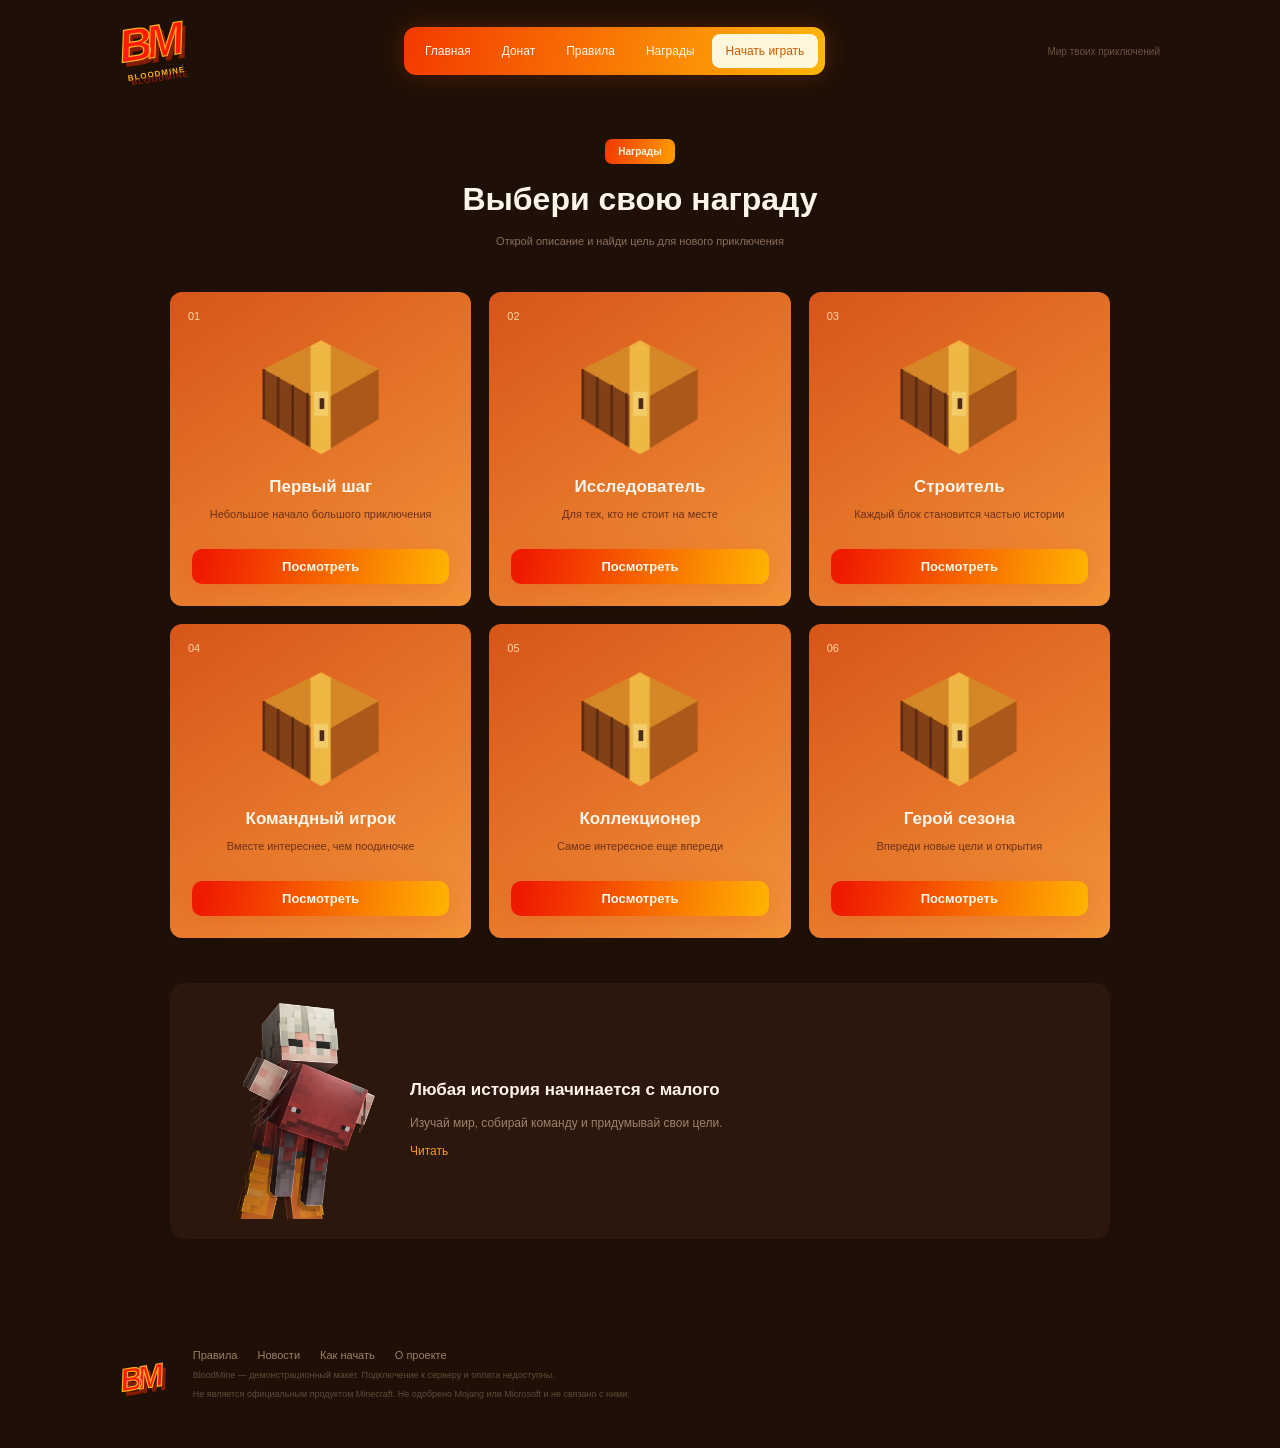
<file: rewards.html>
<!DOCTYPE html>
<html lang="ru">
<head>
  <meta charset="UTF-8">
  <meta name="viewport" content="width=device-width, initial-scale=1">
  <title>Награды проекта — BloodMine</title>
  <meta name="description" content="Награды BloodMine: шесть коллекционных наборов за активность — от первого шага до героя сезона. Посмотрите оформление коллекций.">
  <link rel="stylesheet" href="assets/css/styles.css">
</head>
<body>
    <div class="header wrap">
      <a class="logo" href="index.html">BM<span>BLOODMINE</span></a>
      <nav class="nav" aria-label="Основное меню">
        <a href="index.html">Главная</a><a href="index.html#shop">Донат</a><a href="rules.html">Правила</a><a href="rewards.html">Награды</a>
        <a class="nav-light" href="how-to-play.html">Начать играть</a>
      </nav>
      <div class="header-note">Мир твоих приключений</div>
    </div>
    <div class="wrap inner-page"><div class="section-title"><span class="pill">Награды</span><h1>Выбери свою награду</h1><p>Открой описание и найди цель для нового приключения</p></div><div class="rewards-grid"><div class="reward-card"><span class="reward-number">01</span><img src="assets/images/chest.webp" width="350" height="350" alt="Сундук с наградой BloodMine"><h3>Первый шаг</h3><p>Небольшое начало большого приключения</p><button class="orange" onclick="showReward('Первый шаг')">Посмотреть</button></div>
<div class="reward-card"><span class="reward-number">02</span><img src="assets/images/chest.webp" width="350" height="350" alt="Сундук с наградой BloodMine"><h3>Исследователь</h3><p>Для тех, кто не стоит на месте</p><button class="orange" onclick="showReward('Исследователь')">Посмотреть</button></div>
<div class="reward-card"><span class="reward-number">03</span><img src="assets/images/chest.webp" width="350" height="350" alt="Сундук с наградой BloodMine"><h3>Строитель</h3><p>Каждый блок становится частью истории</p><button class="orange" onclick="showReward('Строитель')">Посмотреть</button></div>
<div class="reward-card"><span class="reward-number">04</span><img src="assets/images/chest.webp" width="350" height="350" alt="Сундук с наградой BloodMine"><h3>Командный игрок</h3><p>Вместе интереснее, чем поодиночке</p><button class="orange" onclick="showReward('Командный игрок')">Посмотреть</button></div>
<div class="reward-card"><span class="reward-number">05</span><img src="assets/images/chest.webp" width="350" height="350" alt="Сундук с наградой BloodMine"><h3>Коллекционер</h3><p>Самое интересное еще впереди</p><button class="orange" onclick="showReward('Коллекционер')">Посмотреть</button></div>
<div class="reward-card"><span class="reward-number">06</span><img src="assets/images/chest.webp" width="350" height="350" alt="Сундук с наградой BloodMine"><h3>Герой сезона</h3><p>Впереди новые цели и открытия</p><button class="orange" onclick="showReward('Герой сезона')">Посмотреть</button></div></div><div class="reward-banner"><img src="assets/images/player.webp" width="516" height="799" alt="Персонаж BloodMine"><div><h3>Любая история начинается с малого</h3><p>Изучай мир, собирай команду и придумывай свои цели.</p><a href="rules.html">Читать</a></div></div></div>
    <div class="footer wrap">
      <a class="logo small-logo" href="index.html">BM</a>
      <div><div class="footer-links"><a href="rules.html">Правила</a><a href="news.html">Новости</a><a href="how-to-play.html">Как начать</a><a href="index.html#about">О проекте</a></div>
      <p>BloodMine — демонстрационный макет. Подключение к серверу и оплата недоступны.</p>
      <p>Не является официальным продуктом Minecraft. Не одобрено Mojang или Microsoft и не связано с ними.</p></div>
    </div>
    <div class="overlay" id="dialog" role="dialog" aria-modal="true" aria-labelledby="dialog-title"><div class="modal"><button type="button" class="modal-close" aria-label="Закрыть окно" onclick="closeDialog()">×</button><div class="pill">BloodMine</div><h2 id="dialog-title">Информация</h2><p id="dialog-text"></p><button class="orange" onclick="closeDialog()">Понятно</button></div></div>
    <div class="toast" id="toast"></div>
    <script src="assets/js/app.js" defer></script>
</body>
</html>
</file>
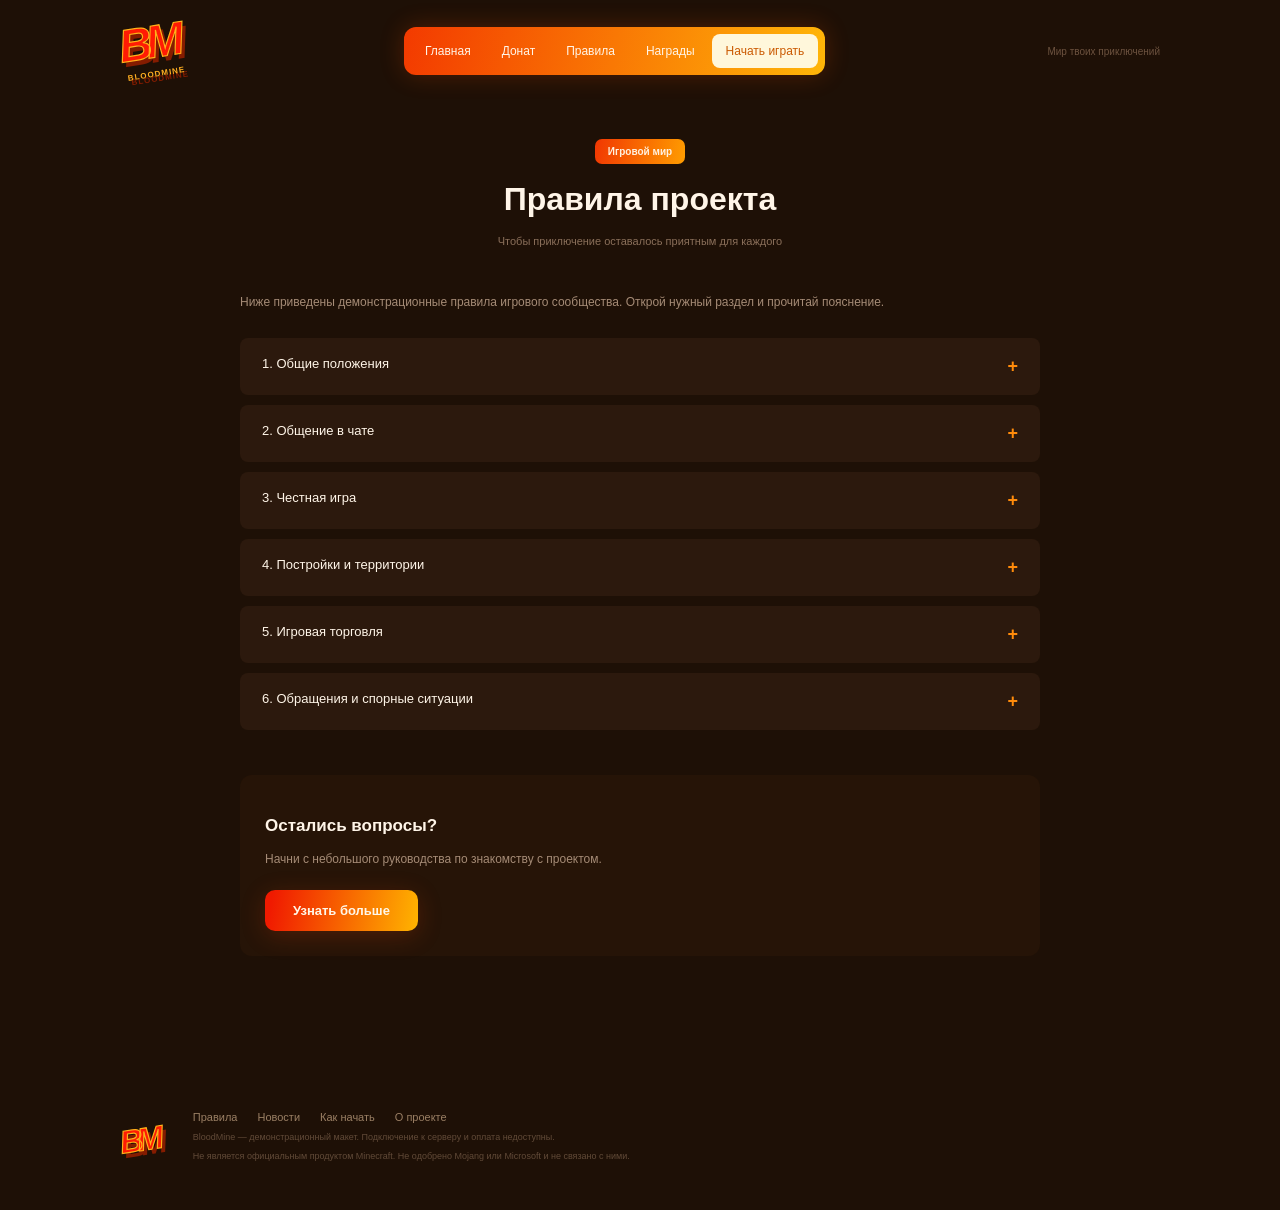
<file: rules.html>
<!DOCTYPE html>
<html lang="ru">
<head>
  <meta charset="UTF-8">
  <meta name="viewport" content="width=device-width, initial-scale=1">
  <title>Правила проекта — BloodMine</title>
  <meta name="description" content="Правила игрового сообщества BloodMine: общение в чате, честная игра, постройки, торговля и порядок обращения со спорными ситуациями.">
  <link rel="stylesheet" href="assets/css/styles.css">
</head>
<body>
    <div class="header wrap">
      <a class="logo" href="index.html">BM<span>BLOODMINE</span></a>
      <nav class="nav" aria-label="Основное меню">
        <a href="index.html">Главная</a><a href="index.html#shop">Донат</a><a href="rules.html">Правила</a><a href="rewards.html">Награды</a>
        <a class="nav-light" href="how-to-play.html">Начать играть</a>
      </nav>
      <div class="header-note">Мир твоих приключений</div>
    </div>
    <div class="wrap inner-page"><div class="section-title"><span class="pill">Игровой мир</span><h1>Правила проекта</h1><p>Чтобы приключение оставалось приятным для каждого</p></div><div class="rules-intro"><p>Ниже приведены демонстрационные правила игрового сообщества. Открой нужный раздел и прочитай пояснение.</p></div><div class="rules-list"><div class="rule"><button type="button" class="rule-heading" aria-expanded="false" onclick="toggleRule(this)"><span>1. Общие положения</span><b>+</b></button><div class="rule-content">Уважайте других участников. Перед началом игры ознакомьтесь с правилами и уточните непонятные пункты. Правила помогают сохранять понятные условия для всех. Незнание правил не освобождает от необходимости их соблюдать.</div></div>
<div class="rule"><button type="button" class="rule-heading" aria-expanded="false" onclick="toggleRule(this)"><span>2. Общение в чате</span><b>+</b></button><div class="rule-content">Не оскорбляйте собеседников, не засоряйте чат повторяющимися сообщениями и не публикуйте чужие личные сведения. Для разногласий используйте спокойное обсуждение. Сообщение должно быть понятно другим игрокам.</div></div>
<div class="rule"><button type="button" class="rule-heading" aria-expanded="false" onclick="toggleRule(this)"><span>3. Честная игра</span><b>+</b></button><div class="rule-content">Не используйте программы и изменения клиента, дающие запрещенное преимущество. Не пытайтесь обходить ограничения игры. Если заметили ошибку, опишите обстоятельства ее появления и не используйте ее против других игроков.</div></div>
<div class="rule"><button type="button" class="rule-heading" aria-expanded="false" onclick="toggleRule(this)"><span>4. Постройки и территории</span><b>+</b></button><div class="rule-content">Уважайте границы чужих построек. Перед совместным строительством договоритесь о доступе и обязанностях. Не выдавайте чужую работу за свою и не мешайте другим участникам развивать их территорию.</div></div>
<div class="rule"><button type="button" class="rule-heading" aria-expanded="false" onclick="toggleRule(this)"><span>5. Игровая торговля</span><b>+</b></button><div class="rule-content">Заранее обсуждайте условия обмена. Проверяйте предмет и количество до подтверждения договоренности. Не обманывайте других игроков и не обещайте то, что не можете передать.</div></div>
<div class="rule"><button type="button" class="rule-heading" aria-expanded="false" onclick="toggleRule(this)"><span>6. Обращения и спорные ситуации</span><b>+</b></button><div class="rule-content">Опишите, что произошло, когда это случилось и какие действия этому предшествовали. Сохраните снимки экрана. По одному короткому сообщению без контекста трудно понять обстоятельства ситуации.</div></div></div><div class="bottom-help"><h3>Остались вопросы?</h3><p>Начни с небольшого руководства по знакомству с проектом.</p><a class="orange" href="how-to-play.html">Узнать больше</a></div></div>
    <div class="footer wrap">
      <a class="logo small-logo" href="index.html">BM</a>
      <div><div class="footer-links"><a href="rules.html">Правила</a><a href="news.html">Новости</a><a href="how-to-play.html">Как начать</a><a href="index.html#about">О проекте</a></div>
      <p>BloodMine — демонстрационный макет. Подключение к серверу и оплата недоступны.</p>
      <p>Не является официальным продуктом Minecraft. Не одобрено Mojang или Microsoft и не связано с ними.</p></div>
    </div>
    <div class="overlay" id="dialog" role="dialog" aria-modal="true" aria-labelledby="dialog-title"><div class="modal"><button type="button" class="modal-close" aria-label="Закрыть окно" onclick="closeDialog()">×</button><div class="pill">BloodMine</div><h2 id="dialog-title">Информация</h2><p id="dialog-text"></p><button class="orange" onclick="closeDialog()">Понятно</button></div></div>
    <div class="toast" id="toast"></div>
    <script src="assets/js/app.js" defer></script>
</body>
</html>
</file>
<file: assets/css/styles.css>
* {
    box-sizing: border-box;
}

html {
    scroll-behavior: smooth;
}

body {
    margin: 0;
    color: #fff5e8;
    background: #1e1006;
    font-family: "Trebuchet MS", Arial, sans-serif;
    font-size: 14px;
}

img {
    max-width: 100%;
    height: auto;
}

a {
    color: inherit;
    text-decoration: none;
}

button {
    font-family: inherit;
    cursor: pointer;
    border: 0;
    color: white;
    background: transparent;
}

.wrap {
    width: 100%;
    max-width: 1040px;
    margin: 0 auto;
}

.header {
    height: 102px;
    display: flex;
    align-items: center;
    justify-content: space-between;
}

.logo {
    display: inline-block;
    color: #ff1b04;
    font-family: Impact, "Arial Black", sans-serif;
    font-weight: 900;
    font-style: italic;
    font-size: 46px;
    line-height: .8;
    letter-spacing: -6px;
    transform: rotate(-9deg);
    -webkit-text-stroke: 1.2px #ffb11a;
    text-shadow: 3px 5px #851c00;
}

.logo span {
    display: block;
    font: bold 8px Arial;
    letter-spacing: 1px;
    margin: 9px 0 0 4px;
    -webkit-text-stroke: 0;
    color: #ffaf22;
}

.nav {
    display: flex;
    gap: 3px;
    align-items: center;
    padding: 7px;
    border-radius: 12px;
    background: linear-gradient(100deg,#f33a00,#ffb608);
    box-shadow: 0 0 24px #ff510039;
}

.nav a {
    font-size: 12px;
    padding: 10px 14px;
    border-radius: 8px;
}

.nav a:hover {
    background: #ffffff20;
}

.nav-light {
    background: #fff7db;
    color: #cb5a02;
}

.header-note {
    color: #6c523f;
    font-size: 10px;
}

.hero {
    height: 430px;
    position: relative;
    display: flex;
    align-items: center;
}

.hero-copy {
    width: 100%;
    max-width: 500px;
    position: relative;
    z-index: 1;
}

.eyebrow {
    text-transform: uppercase;
    color: #d79562;
    font-size: 10px;
    letter-spacing: 1.6px;
}

h1,
h2 {
    font-size: 32px;
    line-height: 1.08;
    margin: 18px 0;
    font-weight: 900;
}

.hero h1 {
    font-size: 40px;
    letter-spacing: -.8px;
}

.hero h1 span {
    color: #fff7e8;
}

.hero p {
    width: 100%;
    max-width: 390px;
    font-size: 13px;
    line-height: 1.6;
    color: #ae9584;
}

.hero-players {
    position: absolute;
    left: 448px;
    top: 8px;
    width: 610px;
    height: 410px;
}

.orange {
    display: inline-block;
    text-align: center;
    padding: 13px 28px;
    background: linear-gradient(100deg,#f01a00 5%,#ffb400 100%);
    color: #fff7e8;
    border-radius: 10px;
    font-size: 13px;
    font-weight: bold;
    box-shadow: 0 5px 25px #e9410036;
}

.orange:hover {
    filter: brightness(1.1);
}

.hero-button {
    width: 100%;
    max-width: 345px;
    margin-top: 15px;
}

.hero-button span {
    margin-left: 100px;
}

.section-title {
    text-align: center;
    margin: 22px 0 35px;
}

.pill {
    display: inline-block;
    border-radius: 7px;
    background: linear-gradient(100deg,#f13702,#ff9d00);
    color: #fff1df;
    padding: 7px 13px;
    font-size: 10px;
    font-weight: bold;
}

.section-title h2 {
    margin: 14px 0 10px;
    font-size: 30px;
}

.section-title p {
    color: #8a6f5a;
    font-size: 11px;
}

.shop-section {
    padding-top: 8px;
}

.store {
    width: 100%;
    max-width: 918px;
    margin: auto;
    padding: 18px;
    border-radius: 20px;
    background: #180c04;
    box-shadow: 0 15px 30px #00000035;
}

.tabs {
    display: flex;
    gap: 7px;
    margin: 0 0 20px 187px;
}

.tab {
    padding: 8px 14px;
    font-size: 13px;
    cursor: pointer;
    color: #8a7464;
    border-radius: 7px;
    background: transparent;
    border: 0;
    font-family: inherit;
}

.tab.active {
    background: linear-gradient(100deg,#f52300,#ff8900);
    color: #fff;
}

.store-body {
    display: flex;
    gap: 15px;
}

.store-preview {
    width: 170px;
    text-align: center;
    background: #120a04;
    border-radius: 12px;
    overflow: hidden;
}

h3 {
    margin: 16px 0;
    font-size: 17px;
}

.store-preview h3 {
    font-size: 15px;
}

.store-preview img {
    width: 100%;
    max-width: 175px;
    height: auto;
    margin-left: -4px;
}

.product-column {
    width: 258px;
}

.column-heading {
    background: linear-gradient(100deg,#f52b00,#ff9000);
    padding: 10px;
    border-radius: 8px;
    text-align: center;
    font-size: 12px;
    font-weight: bold;
    margin-bottom: 10px;
}

.column-heading.secondary {
    background: #2b170b;
}

.product-row {
    display: flex;
    justify-content: space-between;
    padding: 10px 12px;
    margin: 5px 0;
    background: #2b190d;
    border-radius: 6px;
    font-size: 12px;
    cursor: pointer;
    width: 100%;
    border: 0;
    font-family: inherit;
    color: inherit;
    text-align: left;
}

.product-row.chosen {
    background: #6a3f22;
}

.product-row:hover {
    background: #77401b;
}

.product-price {
    color: #baa28b;
    font-size: 11px;
}

.description-column {
    width: 398px;
    padding: 0 5px 18px 4px;
    background: #210f05;
    border-radius: 10px;
}

.description-column h3 {
    margin: 25px 20px 12px;
    font-size: 17px;
}

.description-column ul {
    padding: 0 22px 0 38px;
    color: #b8a28d;
    font-size: 12px;
    line-height: 2;
    min-height: 125px;
}

.description-column li span {
    color: #ff9e0b;
}

.term-label {
    font-size: 10px;
    color: #775e4b;
    margin: 15px 20px 8px;
}

.terms {
    display: flex;
    gap: 10px;
    font-size: 10px;
    margin: 0 20px 17px;
    color: #826953;
}

.terms .term {
    padding: 7px 10px;
    border-radius: 5px;
    cursor: pointer;
    background: transparent;
    border: 0;
    color: inherit;
    font-family: inherit;
    font-size: 10px;
}

.terms .term.selected {
    background: #ef780a;
    color: #fff;
}

.description-column .orange {
    display: block;
    margin: 0 20px;
    width: 350px;
    max-width: calc(100% - 40px);
}

.fineprint {
    color: #5c402c;
    font-size: 9px;
    text-align: center;
    margin: 12px 0 0;
}

.news-section {
    padding-top: 70px;
}

.news-grid {
    display: grid;
    grid-template-columns: repeat(3,1fr);
    gap: 20px;
    margin-top: 38px;
}

.news-card {
    background: #28160c;
    border-radius: 12px;
    overflow: hidden;
}

.news-card img {
    width: 100%;
    display: block;
}

.news-copy {
    padding: 20px;
}

.news-copy h3 {
    font-size: 18px;
}

.news-copy p {
    color: #9c8270;
    font-size: 12px;
    line-height: 1.7;
}

.news-copy a,.text-link {
    display: inline-block;
    font-size: 12px;
    color: #ff920d;
    margin-top: 10px;
}

.text-link {
    display: block;
    width: max-content;
    margin: 28px auto;
}

.about {
    margin-top: 65px;
    padding: 25px 30px;
    background: #241207;
    border-radius: 14px;
}

.about p {
    color: #765c46;
    font-size: 11px;
    line-height: 1.7;
}

.about a {
    color: #e68d22;
    font-size: 11px;
}

.footer {
    display: flex;
    gap: 35px;
    padding: 55px 0 40px;
    align-items: center;
}

.small-logo {
    font-size: 32px;
}

.footer-links {
    display: flex;
    gap: 20px;
    font-size: 11px;
    color: #9a7f64;
}

.footer p {
    color: #614a38;
    font-size: 9px;
    margin: 9px 0;
}

.inner-page {
    padding: 15px 50px 55px;
    min-height: 760px;
}

.inner-page .section-title {
    margin-bottom: 45px;
}

.rules-intro {
    color: #a58b76;
    font-size: 12px;
    margin: auto auto 25px;
    width: 100%;
    max-width: 800px;
    line-height: 1.8;
}

.rules-list {
    width: 100%;
    max-width: 800px;
    margin: auto;
}

.rule {
    margin: 10px 0;
    border-radius: 8px;
    overflow: hidden;
    background: #2c190d;
}

.rule-heading {
    display: flex;
    justify-content: space-between;
    padding: 18px 22px;
    font-size: 13px;
    cursor: pointer;
    width: 100%;
    background: transparent;
    border: 0;
    color: inherit;
    font-family: inherit;
    text-align: left;
}

.rule-heading b {
    color: #ff8b0b;
    font-size: 18px;
}

.rule-content {
    display: none;
    padding: 8px 22px 25px;
    font-size: 12px;
    color: #aa8b74;
    line-height: 1.9;
}

.rule.open .rule-content {
    display: block;
}

.bottom-help {
    width: 100%;
    max-width: 800px;
    margin: 45px auto;
    padding: 25px;
    background: #261407;
    border-radius: 12px;
}

.bottom-help p {
    font-size: 12px;
    color: #a58b76;
}

.bottom-help .orange {
    margin-top: 12px;
}

.rewards-grid {
    display: grid;
    grid-template-columns: repeat(3,1fr);
    gap: 18px;
}

.reward-card {
    padding: 22px;
    text-align: center;
    border-radius: 12px;
    background: linear-gradient(145deg,#d75519,#f29339);
    position: relative;
}

.reward-number {
    position: absolute;
    top: 18px;
    left: 18px;
    font-size: 11px;
    color: #ffd3a3;
}

.reward-card img {
    display: block;
    width: 100%;
    max-width: 160px;
    margin: auto;
}

.reward-card h3 {
    margin: 3px 0 10px;
}

.reward-card p {
    font-size: 11px;
    color: #6d3219;
    min-height: 30px;
}

.reward-card .orange {
    width: 100%;
    padding: 10px;
}

.reward-banner {
    display: flex;
    gap: 35px;
    padding: 20px 65px;
    margin-top: 45px;
    background: #2b170b;
    border-radius: 15px;
    align-items: center;
}

.reward-banner img {
    width: 100%;
    max-width: 140px;
}

.reward-banner p {
    color: #9f816c;
    font-size: 12px;
}

.reward-banner a {
    color: #f99922;
    font-size: 12px;
}

.guide-layout {
    display: flex;
    gap: 50px;
}

.guide-steps {
    width: 100%;
    max-width: 600px;
}

.guide-step {
    margin-bottom: 16px;
    padding: 20px 25px;
    background: #2b180c;
    border-radius: 12px;
}

.guide-step>span {
    color: #ff8908;
    font-size: 11px;
}

.guide-step h3 {
    margin: 10px 0;
}

.guide-step p {
    font-size: 12px;
    color: #a88c76;
    line-height: 1.8;
}

.guide-step a {
    color: #ff9517;
    font-size: 12px;
}

.guide-player {
    width: 100%;
    max-width: 250px;
    height: auto;
    margin-top: 35px;
}

.guide-note {
    padding: 25px;
    background: #2d180a;
    border-radius: 12px;
    margin: 30px 0;
}

.guide-note p {
    color: #ba9c81;
    font-size: 12px;
    line-height: 1.8;
}

.guide-note .orange {
    margin-top: 12px;
}

.faq {
    margin-top: 45px;
}

.news-wide {
    margin-top: 40px;
    display: flex;
    align-items: center;
    gap: 40px;
    background: #291509;
    padding: 15px 35px;
    border-radius: 16px;
}

.news-wide img {
    max-width: 100%;
}

.news-wide p {
    color: #a88b72;
    font-size: 12px;
    line-height: 1.8;
}

.news-wide a {
    color: #ff9823;
    font-size: 12px;
}

.article-page {
    width: 100%;
    max-width: 850px;
    padding: 30px 0;
}

.breadcrumbs {
    color: #886c54;
    font-size: 11px;
    margin: 0 0 35px;
}

.article-page h1 {
    font-size: 38px;
    margin: 20px 0;
}

.article-meta {
    color: #71553f;
    font-size: 10px;
}

.article-cover {
    width: 100%;
    max-width: 850px;
    border-radius: 12px;
    margin-top: 20px;
}

.article-body {
    width: 100%;
    max-width: 730px;
    margin: 30px auto;
    font-size: 14px;
    line-height: 1.9;
    color: #b99d85;
}

.article-body h3 {
    color: #fff1df;
    font-size: 22px;
    margin-top: 32px;
}

.article-body img {
    width: 100%;
    max-width: 730px;
    margin: 20px 0;
}

.article-bottom {
    display: flex;
    justify-content: space-between;
    color: #f8961e;
    font-size: 12px;
}

.overlay {
    position: fixed;
    inset: 0;
    background: #000b;
    z-index: 30;
    display: none;
    align-items: center;
    justify-content: center;
    padding: 20px;
}

.overlay.visible {
    display: flex;
}

.modal {
    width: 100%;
    max-width: 470px;
    padding: 40px;
    border-radius: 15px;
    background: #2b180c;
    position: relative;
    box-shadow: 0 15px 60px #000a;
}

.modal h2 {
    font-size: 26px;
}

.modal p {
    color: #bba087;
    font-size: 13px;
    line-height: 1.8;
}

.modal-close {
    position: absolute;
    right: 20px;
    top: 15px;
    cursor: pointer;
    color: #a78261;
    font-size: 24px;
    background: transparent;
    border: 0;
    line-height: 1;
}

.modal .orange {
    width: 100%;
    margin-top: 20px;
}

.toast {
    position: fixed;
    bottom: 25px;
    left: 50%;
    transform: translateX(-50%);
    background: #b64a09;
    padding: 14px 30px;
    border-radius: 8px;
    display: none;
}

.hero-players img {
    position: absolute;
    width: auto;
}

.hero-back {
    left: -5px;
    top: 55px;
    height: 340px;
}

.hero-front {
    left: 285px;
    top: 0;
    height: 400px;
}

.news-wide>img {
    width: 100%;
    max-width: 300px;
    max-height: 300px;
    object-fit: contain;
}

:focus-visible {
    outline: 2px solid #ff920d;
    outline-offset: 2px;
}

@media (max-width: 1024px) {
    .news-grid,
    .rewards-grid {
        grid-template-columns: repeat(2,1fr);
    }
}

@media (max-width: 860px) {
    .wrap {
        padding: 0 16px;
    }

    .header {
        height: auto;
        flex-direction: column;
        gap: 12px;
        padding: 16px 0;
    }

    .header-note {
        display: none;
    }

    .nav {
        flex-wrap: wrap;
        justify-content: center;
    }

    .hero {
        height: auto;
        flex-direction: column;
        padding: 10px 0 0;
    }

    .hero-copy {
        max-width: 100%;
    }

    .hero h1 {
        font-size: 32px;
    }

    .hero p {
        width: auto;
    }

    .hero-button {
        width: auto;
    }

    .hero-players {
        position: static;
        width: 100%;
        height: auto;
        display: flex;
        justify-content: center;
        gap: 10px;
        margin-top: 20px;
    }

    .hero-players img {
        position: static;
    }

    .hero-back {
        height: 220px;
    }

    .hero-front {
        height: 260px;
    }

    .store {
        max-width: 100%;
    }

    .store-body {
        flex-direction: column;
    }

    .store-preview {
        width: 100%;
    }

    .product-column,
    .description-column {
        width: 100%;
    }

    .description-column .orange {
        width: calc(100% - 40px);
        max-width: none;
    }

    .tabs {
        margin: 0 0 16px;
        flex-wrap: wrap;
    }

    .news-grid,
    .rewards-grid {
        grid-template-columns: 1fr;
    }

    .guide-layout,
    .news-wide {
        flex-direction: column;
        gap: 20px;
    }

    .guide-player {
        margin: 0 auto;
    }

    .footer {
        flex-direction: column;
        gap: 20px;
        text-align: center;
    }

    .footer-links {
        flex-wrap: wrap;
        justify-content: center;
    }

    .inner-page {
        padding: 10px 0 40px;
    }

    .article-page {
        padding: 20px 0;
    }

    .article-page h1 {
        font-size: 30px;
    }

    .article-bottom {
        flex-direction: column;
        gap: 10px;
    }

    .modal {
        margin: 0;
    }
}

@media (max-width: 480px) {
    .hero h1 {
        font-size: 28px;
    }

    .hero-back {
        height: auto;
        max-width: 56%;
    }

    .hero-front {
        height: auto;
        max-width: 40%;
    }

    .section-title h2 {
        font-size: 24px;
    }

    .tab {
        font-size: 12px;
        padding: 7px 10px;
    }
}
</file>
